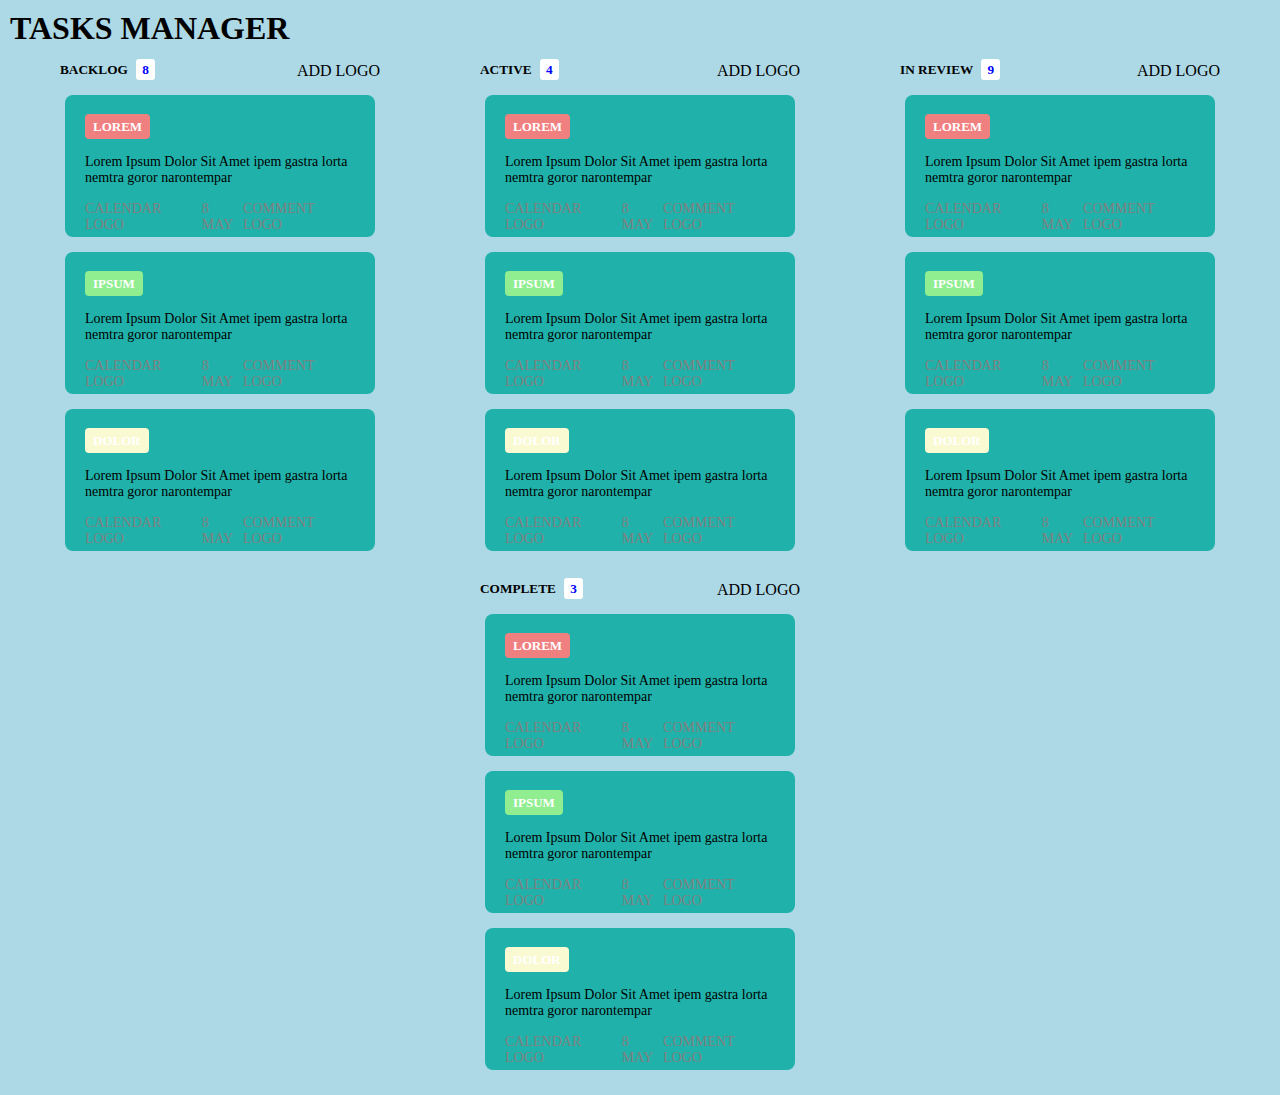
<file: index.html>
<!DOCTYPE html>
<html lang="en">
<head>
    <meta charset="UTF-8">
    <meta name="viewport" content="width=device-width, initial-scale=1.0">
    <title>TASKS MANAGER</title>

    <link rel="stylesheet" href="./styles.css">

</head><body>

    <h1>TASKS MANAGER</h1>

    <div class="container">

        <!-- COLUMN 1 COLUMN 1 COLUMN 1 COLUMN 1 COLUMN 1 -->
        <div class="box-column">

            <div class="box-header">
                <h5>BACKLOG <span class="num">8</span></h5>
                <li>ADD LOGO</li>
            </div>

            <div class="box">
                <span class="tag" id="red">LOREM</span>
                <p>Lorem Ipsum Dolor Sit Amet ipem gastra lorta nemtra goror narontempar</p>

                <div class="box-footer">
                    <div class="date">
                        <li>CALENDAR LOGO</li>
                        <span>8 MAY</span>
                    </div>

                    <li class="comment">COMMENT LOGO</li>
                </div>

            </div>

            <div class="box">
                <span class="tag" id="green">IPSUM</span>
                <p>Lorem Ipsum Dolor Sit Amet ipem gastra lorta nemtra goror narontempar</p>

                <div class="box-footer">
                    <div class="date">
                        <li>CALENDAR LOGO</li>
                        <span>8 MAY</span>
                    </div>

                    <li class="comment">COMMENT LOGO</li>
                </div>

            </div>

            <div class="box">
                <span class="tag" id="yellow">DOLOR</span>
                <p>Lorem Ipsum Dolor Sit Amet ipem gastra lorta nemtra goror narontempar</p>

                <div class="box-footer">
                    <div class="date">
                        <li>CALENDAR LOGO</li>
                        <span>8 MAY</span>
                    </div>

                    <li class="comment">COMMENT LOGO</li>
                </div>

            </div>

        </div>

        <!-- COLUMN 2 COLUMN 2 COLUMN 2 COLUMN 2 COLUMN 2 -->
        <div class="box-column">

            <div class="box-header">
                <h5>ACTIVE <span class="num">4</span></h5>
                <li>ADD LOGO</li>
            </div>

            <div class="box">
                <span class="tag" id="red">LOREM</span>
                <p>Lorem Ipsum Dolor Sit Amet ipem gastra lorta nemtra goror narontempar</p>

                <div class="box-footer">
                    <div class="date">
                        <li>CALENDAR LOGO</li>
                        <span>8 MAY</span>
                    </div>

                    <li class="comment">COMMENT LOGO</li>
                </div>

            </div>

            <div class="box">
                <span class="tag" id="green">IPSUM</span>
                <p>Lorem Ipsum Dolor Sit Amet ipem gastra lorta nemtra goror narontempar</p>

                <div class="box-footer">
                    <div class="date">
                        <li>CALENDAR LOGO</li>
                        <span>8 MAY</span>
                    </div>

                    <li class="comment">COMMENT LOGO</li>
                </div>

            </div>

            <div class="box">
                <span class="tag" id="yellow">DOLOR</span>
                <p>Lorem Ipsum Dolor Sit Amet ipem gastra lorta nemtra goror narontempar</p>

                <div class="box-footer">
                    <div class="date">
                        <li>CALENDAR LOGO</li>
                        <span>8 MAY</span>
                    </div>

                    <li class="comment">COMMENT LOGO</li>
                </div>

            </div>

        </div>

        <!-- COLUMN 3 COLUMN 3 COLUMN 3 COLUMN 3 COLUMN 3 -->
        <div class="box-column">

            <div class="box-header">
                <h5>IN REVIEW <span class="num">9</span></h5>
                <li>ADD LOGO</li>
            </div>

            <div class="box">
                <span class="tag" id="red">LOREM</span>
                <p>Lorem Ipsum Dolor Sit Amet ipem gastra lorta nemtra goror narontempar</p>

                <div class="box-footer">
                    <div class="date">
                        <li>CALENDAR LOGO</li>
                        <span>8 MAY</span>
                    </div>

                    <li class="comment">COMMENT LOGO</li>
                </div>

            </div>

            <div class="box">
                <span class="tag" id="green">IPSUM</span>
                <p>Lorem Ipsum Dolor Sit Amet ipem gastra lorta nemtra goror narontempar</p>

                <div class="box-footer">
                    <div class="date">
                        <li>CALENDAR LOGO</li>
                        <span>8 MAY</span>
                    </div>

                    <li class="comment">COMMENT LOGO</li>
                </div>

            </div>

            <div class="box">
                <span class="tag" id="yellow">DOLOR</span>
                <p>Lorem Ipsum Dolor Sit Amet ipem gastra lorta nemtra goror narontempar</p>

                <div class="box-footer">
                    <div class="date">
                        <li>CALENDAR LOGO</li>
                        <span>8 MAY</span>
                    </div>

                    <li class="comment">COMMENT LOGO</li>
                </div>

            </div>

        </div>

        <!-- COLUMN 4 COLUMN 4 COLUMN 4 COLUMN 4 COLUMN 4 -->
        <div class="box-column">

            <div class="box-header">
                <h5>COMPLETE <span class="num">3</span></h5>
                <li>ADD LOGO</li>
            </div>

            <div class="box">
                <span class="tag" id="red">LOREM</span>
                <p>Lorem Ipsum Dolor Sit Amet ipem gastra lorta nemtra goror narontempar</p>

                <div class="box-footer">
                    <div class="date">
                        <li>CALENDAR LOGO</li>
                        <span>8 MAY</span>
                    </div>

                    <li class="comment">COMMENT LOGO</li>
                </div>

            </div>

            <div class="box">
                <span class="tag" id="green">IPSUM</span>
                <p>Lorem Ipsum Dolor Sit Amet ipem gastra lorta nemtra goror narontempar</p>

                <div class="box-footer">
                    <div class="date">
                        <li>CALENDAR LOGO</li>
                        <span>8 MAY</span>
                    </div>

                    <li class="comment">COMMENT LOGO</li>
                </div>

            </div>

            <div class="box">
                <span class="tag" id="yellow">DOLOR</span>
                <p>Lorem Ipsum Dolor Sit Amet ipem gastra lorta nemtra goror narontempar</p>

                <div class="box-footer">
                    <div class="date">
                        <li>CALENDAR LOGO</li>
                        <span>8 MAY</span>
                    </div>

                    <li class="comment">COMMENT LOGO</li>
                </div>

            </div>

        </div>

    </div>

</body></html>
</file>
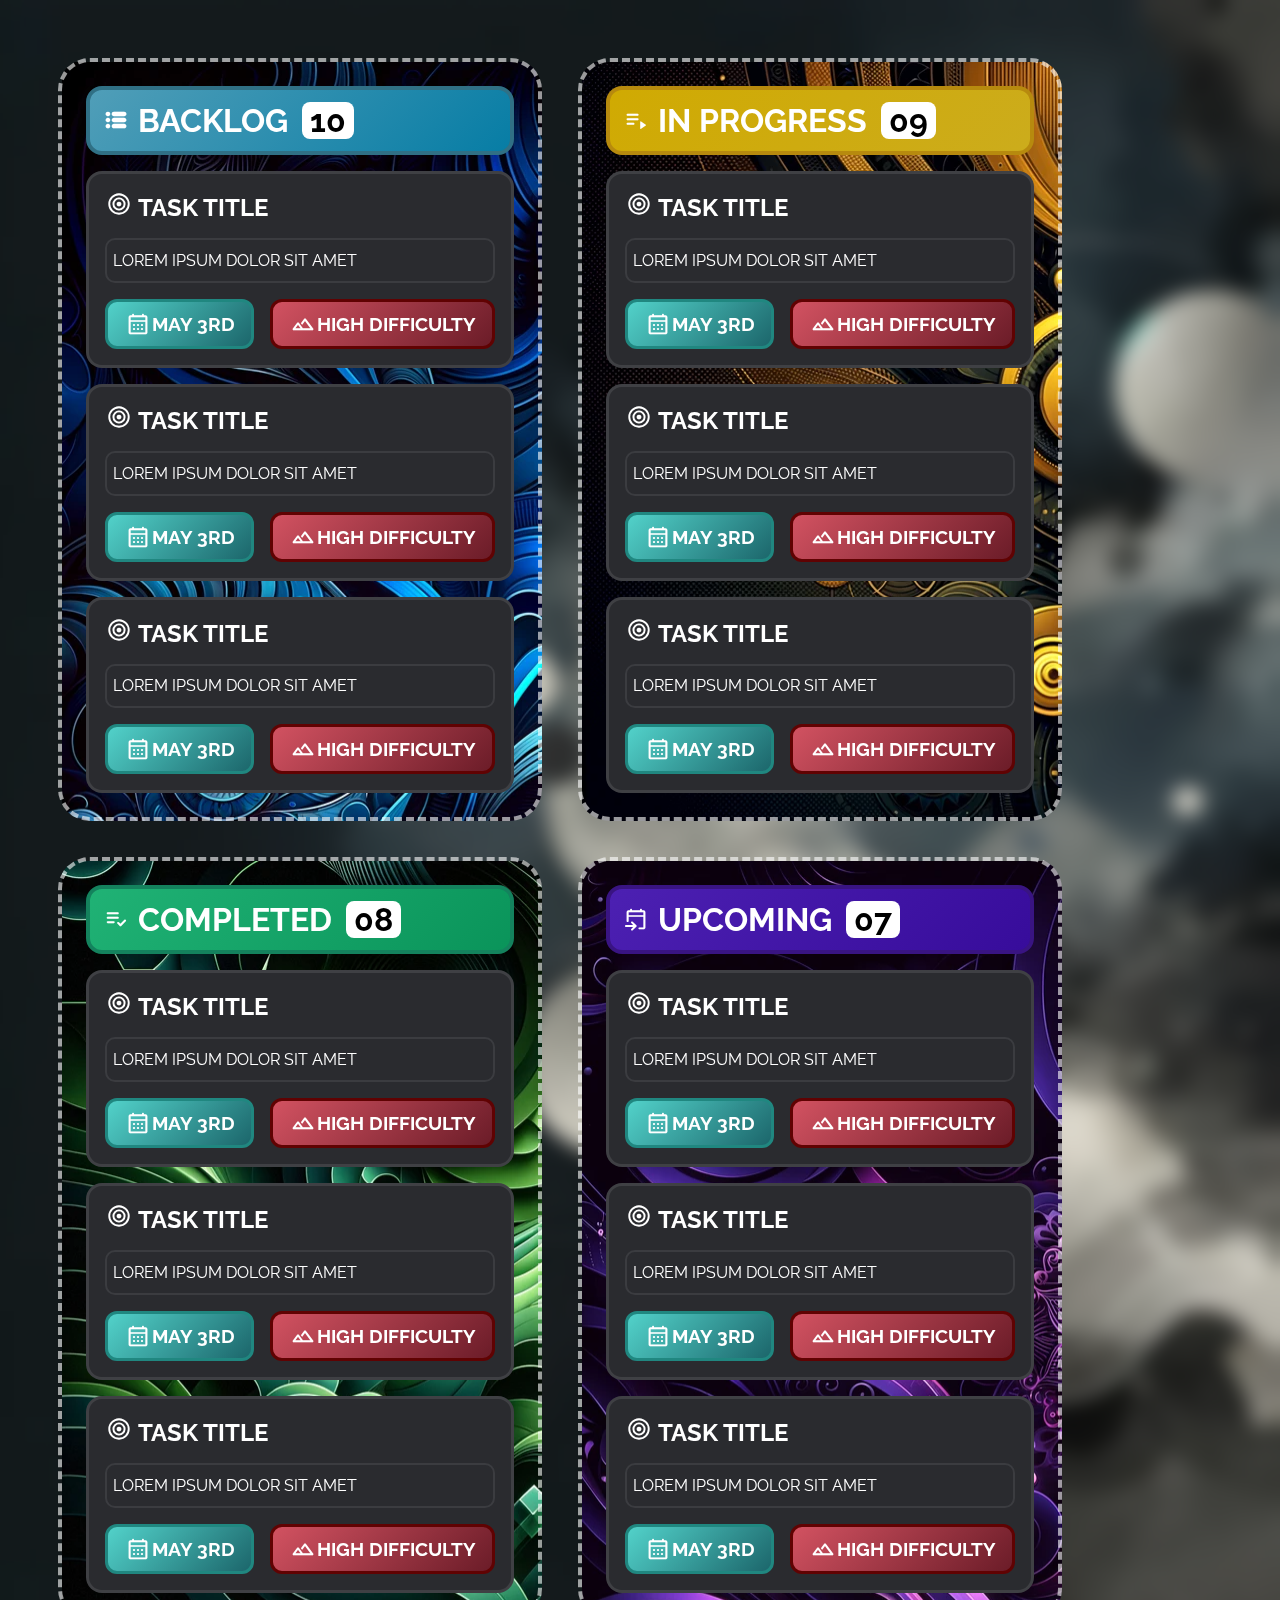
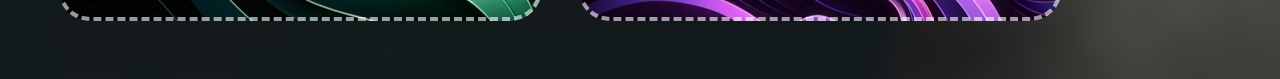
<file: central.html>
<!DOCTYPE html>
<html lang="en">
<head>
    <meta charset="UTF-8">
    <meta name="viewport" content="width=device-width, initial-scale=1.0">
    <title>TASKS MANAGER</title>

    <link rel="stylesheet" href="styling.css">

    <link rel="preconnect" href="https://fonts.googleapis.com">
    <link rel="preconnect" href="https://fonts.gstatic.com" crossorigin>
    <link href="https://fonts.googleapis.com/css2?family=Raleway:ital,wght@0,400;0,600;0,800;1,500&display=swap" rel="stylesheet">

    <link rel="stylesheet" href="https://fonts.googleapis.com/css2?family=Material+Symbols+Rounded:opsz,wght,FILL,GRAD@40,300,0,0" />
    <link rel="stylesheet" href="https://fonts.googleapis.com/css2?family=Material+Symbols+Rounded:opsz,wght,FILL,GRAD@40,300,0,0" />
    <link rel="stylesheet" href="https://fonts.googleapis.com/css2?family=Material+Symbols+Rounded:opsz,wght,FILL,GRAD@40,300,0,0" />
    <link rel="stylesheet" href="https://fonts.googleapis.com/css2?family=Material+Symbols+Rounded:opsz,wght,FILL,GRAD@40,300,0,0" />
    <link rel="stylesheet" href="https://fonts.googleapis.com/css2?family=Material+Symbols+Rounded:opsz,wght,FILL,GRAD@40,300,0,0" />
    <link rel="stylesheet" href="https://fonts.googleapis.com/css2?family=Material+Symbols+Rounded:opsz,wght,FILL,GRAD@40,300,0,0" />
    <link rel="stylesheet" href="https://fonts.googleapis.com/css2?family=Material+Symbols+Rounded:opsz,wght,FILL,GRAD@40,300,0,0" />
    <link rel="stylesheet" href="https://fonts.googleapis.com/css2?family=Material+Symbols+Rounded:opsz,wght,FILL,GRAD@40,300,0,0" />
    
</head>
<body>

    <div class="heart">

        <div class="chamber backloged-tasks">

            <div class="header">
                <h1>
                    <span class="material-symbols-rounded">lists</span>
                    BACKLOG 
                    <span class="magnitude">10</span>
                </h1> 
            </div>

            <ul class="tasks-list">

                <li>
                    <article class="task-card">

                        <h2 class="task-title">
                            <span class="material-symbols-rounded">target</span>
                            TASK TITLE 
                            <span class="edit-option material-symbols-rounded">edit</span>
                        </h2>

                        <p class="task-description">
                            LOREM IPSUM DOLOR SIT AMET 
                            <span class="edit-option material-symbols-rounded">edit</span>
                        </p>

                        <div class="additional-information">
                            <h3 class="deadline"> 
                                <span class="material-symbols-rounded">calendar_month</span> 
                                MAY 3RD
                            </h3>
                            <h3 class="difficulty">
                                <span class="material-symbols-rounded">landscape</span>
                                HIGH DIFFICULTY
                            </h3>
                        </div>

                    </article>
                </li>

                <li>
                    <article class="task-card">

                        <h2 class="task-title">
                            <span class="material-symbols-rounded">target</span>
                            TASK TITLE 
                            <span class="edit-option material-symbols-rounded">edit</span>
                        </h2>

                        <p class="task-description">
                            LOREM IPSUM DOLOR SIT AMET 
                            <span class="edit-option material-symbols-rounded">edit</span>
                        </p>

                        <div class="additional-information">
                            <h3 class="deadline"> 
                                <span class="material-symbols-rounded">calendar_month</span> 
                                MAY 3RD
                            </h3>
                            <h3 class="difficulty">
                                <span class="material-symbols-rounded">landscape</span>
                                HIGH DIFFICULTY
                            </h3>
                        </div>

                    </article>
                </li>

                <li>
                    <article class="task-card">

                        <h2 class="task-title">
                            <span class="material-symbols-rounded">target</span>
                            TASK TITLE 
                            <span class="edit-option material-symbols-rounded">edit</span>
                        </h2>

                        <p class="task-description">
                            LOREM IPSUM DOLOR SIT AMET 
                            <span class="edit-option material-symbols-rounded">edit</span>
                        </p>

                        <div class="additional-information">
                            <h3 class="deadline"> 
                                <span class="material-symbols-rounded">calendar_month</span> 
                                MAY 3RD
                            </h3>
                            <h3 class="difficulty">
                                <span class="material-symbols-rounded">landscape</span>
                                HIGH DIFFICULTY
                            </h3>
                        </div>

                    </article>
                </li>

            </ul>

        </div>

        <div class="chamber active-tasks">

            <div class="header">
                <h1>
                    <span class="material-symbols-rounded">playlist_play</span>
                    IN PROGRESS 
                    <span class="magnitude">09</span>
                </h1> 
            </div>

            <ul class="tasks-list">

                <li>
                    <article class="task-card">

                        <h2 class="task-title">
                            <span class="material-symbols-rounded">target</span>
                            TASK TITLE 
                            <span class="edit-option material-symbols-rounded">edit</span>
                        </h2>

                        <p class="task-description">
                            LOREM IPSUM DOLOR SIT AMET 
                            <span class="edit-option material-symbols-rounded">edit</span>
                        </p>

                        <div class="additional-information">
                            <h3 class="deadline"> 
                                <span class="material-symbols-rounded">calendar_month</span> 
                                MAY 3RD
                            </h3>
                            <h3 class="difficulty">
                                <span class="material-symbols-rounded">landscape</span>
                                HIGH DIFFICULTY
                            </h3>
                        </div>

                    </article>
                </li>

                <li>
                    <article class="task-card">

                        <h2 class="task-title">
                            <span class="material-symbols-rounded">target</span>
                            TASK TITLE 
                            <span class="edit-option material-symbols-rounded">edit</span>
                        </h2>

                        <p class="task-description">
                            LOREM IPSUM DOLOR SIT AMET 
                            <span class="edit-option material-symbols-rounded">edit</span>
                        </p>

                        <div class="additional-information">
                            <h3 class="deadline"> 
                                <span class="material-symbols-rounded">calendar_month</span> 
                                MAY 3RD
                            </h3>
                            <h3 class="difficulty">
                                <span class="material-symbols-rounded">landscape</span>
                                HIGH DIFFICULTY
                            </h3>
                        </div>

                    </article>
                </li>

                <li>
                    <article class="task-card">

                        <h2 class="task-title">
                            <span class="material-symbols-rounded">target</span>
                            TASK TITLE 
                            <span class="edit-option material-symbols-rounded">edit</span>
                        </h2>

                        <p class="task-description">
                            LOREM IPSUM DOLOR SIT AMET 
                            <span class="edit-option material-symbols-rounded">edit</span>
                        </p>

                        <div class="additional-information">
                            <h3 class="deadline"> 
                                <span class="material-symbols-rounded">calendar_month</span> 
                                MAY 3RD
                            </h3>
                            <h3 class="difficulty">
                                <span class="material-symbols-rounded">landscape</span>
                                HIGH DIFFICULTY
                            </h3>
                        </div>

                    </article>
                </li>

            </ul>

        </div>

        <div class="chamber completed-tasks">

            <div class="header">
                <h1>
                    <span class="material-symbols-rounded">playlist_add_check</span>
                    COMPLETED 
                    <span class="magnitude">08</span>
                </h1> 
            </div>

            <ul class="tasks-list">

                <li>
                    <article class="task-card">

                        <h2 class="task-title">
                            <span class="material-symbols-rounded">target</span>
                            TASK TITLE 
                            <span class="edit-option material-symbols-rounded">edit</span>
                        </h2>

                        <p class="task-description">
                            LOREM IPSUM DOLOR SIT AMET 
                            <span class="edit-option material-symbols-rounded">edit</span>
                        </p>

                        <div class="additional-information">
                            <h3 class="deadline"> 
                                <span class="material-symbols-rounded">calendar_month</span> 
                                MAY 3RD
                            </h3>
                            <h3 class="difficulty">
                                <span class="material-symbols-rounded">landscape</span>
                                HIGH DIFFICULTY
                            </h3>
                        </div>

                    </article>
                </li>

                <li>
                    <article class="task-card">

                        <h2 class="task-title">
                            <span class="material-symbols-rounded">target</span>
                            TASK TITLE 
                            <span class="edit-option material-symbols-rounded">edit</span>
                        </h2>

                        <p class="task-description">
                            LOREM IPSUM DOLOR SIT AMET 
                            <span class="edit-option material-symbols-rounded">edit</span>
                        </p>

                        <div class="additional-information">
                            <h3 class="deadline"> 
                                <span class="material-symbols-rounded">calendar_month</span> 
                                MAY 3RD
                            </h3>
                            <h3 class="difficulty">
                                <span class="material-symbols-rounded">landscape</span>
                                HIGH DIFFICULTY
                            </h3>
                        </div>

                    </article>
                </li>

                <li>
                    <article class="task-card">

                        <h2 class="task-title">
                            <span class="material-symbols-rounded">target</span>
                            TASK TITLE 
                            <span class="edit-option material-symbols-rounded">edit</span>
                        </h2>

                        <p class="task-description">
                            LOREM IPSUM DOLOR SIT AMET 
                            <span class="edit-option material-symbols-rounded">edit</span>
                        </p>

                        <div class="additional-information">
                            <h3 class="deadline"> 
                                <span class="material-symbols-rounded">calendar_month</span> 
                                MAY 3RD
                            </h3>
                            <h3 class="difficulty">
                                <span class="material-symbols-rounded">landscape</span>
                                HIGH DIFFICULTY
                            </h3>
                        </div>

                    </article>
                </li>

            </ul>

        </div>

        <div class="chamber upcoming-tasks">

            <div class="header">
                <h1>
                    <span class="material-symbols-rounded">event_upcoming</span>
                    UPCOMING 
                    <span class="magnitude">07</span>
                </h1>
            </div>

            <ul class="tasks-list">

                <li>
                    <article class="task-card">

                        <h2 class="task-title">
                            <span class="material-symbols-rounded">target</span>
                            TASK TITLE 
                            <span class="edit-option material-symbols-rounded">edit</span>
                        </h2>

                        <p class="task-description">
                            LOREM IPSUM DOLOR SIT AMET 
                            <span class="edit-option material-symbols-rounded">edit</span>
                        </p>

                        <div class="additional-information">
                            <h3 class="deadline"> 
                                <span class="material-symbols-rounded">calendar_month</span> 
                                MAY 3RD
                            </h3>
                            <h3 class="difficulty">
                                <span class="material-symbols-rounded">landscape</span>
                                HIGH DIFFICULTY
                            </h3>
                        </div>

                    </article>
                </li>

                <li>
                    <article class="task-card">

                        <h2 class="task-title">
                            <span class="material-symbols-rounded">target</span>
                            TASK TITLE 
                            <span class="edit-option material-symbols-rounded">edit</span>
                        </h2>

                        <p class="task-description">
                            LOREM IPSUM DOLOR SIT AMET 
                            <span class="edit-option material-symbols-rounded">edit</span>
                        </p>

                        <div class="additional-information">
                            <h3 class="deadline"> 
                                <span class="material-symbols-rounded">calendar_month</span> 
                                MAY 3RD
                            </h3>
                            <h3 class="difficulty">
                                <span class="material-symbols-rounded">landscape</span>
                                HIGH DIFFICULTY
                            </h3>
                        </div>

                    </article>
                </li>

                <li>
                    <article class="task-card">

                        <h2 class="task-title">
                            <span class="material-symbols-rounded">target</span>
                            TASK TITLE 
                            <span class="edit-option material-symbols-rounded">edit</span>
                        </h2>

                        <p class="task-description">
                            LOREM IPSUM DOLOR SIT AMET 
                            <span class="edit-option material-symbols-rounded">edit</span>
                        </p>

                        <div class="additional-information">
                            <h3 class="deadline"> 
                                <span class="material-symbols-rounded">calendar_month</span> 
                                MAY 3RD
                            </h3>
                            <h3 class="difficulty">
                                <span class="material-symbols-rounded">landscape</span>
                                HIGH DIFFICULTY
                            </h3>
                        </div>

                    </article>
                </li>

            </ul>

        </div>

    </div>

</body>
</html>
</file>
<file: styles.css>
* {
  margin: 0;
  padding: 0;
  box-sizing: border-box;
  font-family: "sans-serif";
}

body {
  background-color: lightblue;
  padding: 10px;
}

body h2 {
  margin: 20px 0 8px 30px;
  color: black;
}

.container {
  display: flex;
  justify-content: space-around;
  flex-wrap: wrap;
}

.box-column {
  margin-top: 15px;
  width: 320px;
}

.box-header {
  display: flex;
  justify-content: space-between;
  list-style: none;
  margin-bottom: 10px;
}

.box-header span {
  margin-left: 5px;
  background-color: white;
  padding: 3px 6px;
  border-radius: 3px;
  color: blue;
}

.box-header i {
  margin-right: 5px;
  color: white;
  cursor: pointer;
}

.box {
  background-color: lightseagreen;

  border-radius: 8px;
  height: 142px;

  cursor: pointer;

  margin: 15px 5px;
  padding: 7px 20px;

  transition: all 0.2s ease;
}

.box:hover {
  transform: translateY(-3px);
  box-shadow: 5px 5px 10px rgba(0, 0, 0, 0.23);
}

.box p {
  margin: 2px 0 15px;

  font-size: 14px;
  font-weight: 400;
}

.tag {
  padding: 5px 8px;

  font-size: 13px;
  font-weight: bold;

  background-color: black;
  color: white;

  line-height: 50px;

  border-radius: 4px;
}

#red {
  background-color: lightcoral;
}

#green {
  background-color: lightgreen;
}

#yellow {
  background-color: lightgoldenrodyellow;
}

.box-footer {
  display: flex;
  justify-content: space-between;
  align-items: center;

  list-style: none;

  margin-top: 10px;

  font-size: 14px;

  color: grey;
}

.comment {
  display: flex;
  align-items: center;
}

.box-footer i {
  margin-right: 5px;
}

.date {
  display: flex;
}
</file>
<file: styling.css>
* {
  margin: 0;
  padding: 0;

  font-family: "Raleway", sans-serif;

  list-style: none;

  color: white;
}

body {
  background: url(./assets/central_background.png);
  background-size: cover;
  background-repeat: no-repeat;
  backdrop-filter: blur(10px);

  padding: 10px;
}

.heart {
  display: flex;
  flex-direction: row;
  flex-wrap: wrap;

  gap: 0.25rem;

  margin: 2rem;
}

.chamber {
  margin: 1rem;

  background-color: #1d1e24;

  padding: 1.5rem;
  border-radius: 2rem;
  border: 0.3rem dashed rgba(255, 255, 255, 0.6);
}

.tasks-list {
  display: flex;
  flex-direction: column;
  gap: 1rem;
}

.header .magnitude {
  margin-left: 0.4rem;
  background-color: white;
  border-radius: 0.5rem;
  padding-left: 0.5rem;
  padding-right: 0.5rem;
  color: black;
  width: 1rem;

  font-size: auto;
}

.tasks-list li article {
  display: flex;
  flex-direction: column;
  gap: 1rem;

  background-color: #2a2b2f;
  padding: 1rem;
  border-radius: 1rem;
  border: 0.2rem solid rgba(255, 255, 255, 0.1);

  transition: all 0.2s ease;
}

.tasks-list li article:hover {
  box-shadow: 10px 10px 20px 0px rgba(255, 255, 255, 0.3);
  transform: translateY(-0.25rem) translateX(-0.25rem);
}

.edit-option {
  opacity: 0;

  transition: all 0.4s ease;
}

.edit-option:hover {
  opacity: 100%;

  width: 10px;
  height: 10px;
}

.additional-information {
  display: flex;
  flex-direction: row;
  gap: 1rem;
}

.additional-information .deadline {
  display: flex;
  justify-content: center;
  align-items: center;

  background: linear-gradient(135deg, rgb(82, 210, 202), rgb(28, 102, 107));
  border-radius: 0.75rem;
  border: 0.2rem solid rgb(32, 135, 128);

  padding: 0.5rem;
  padding-left: 1rem;
  padding-right: 1rem;
}

.additional-information .difficulty {
  display: flex;
  justify-content: center;
  align-items: center;

  background: linear-gradient(135deg, rgb(210, 82, 97), rgb(107, 28, 40));

  border: 0.2rem solid rgb(96, 2, 2);
  padding: 0.5rem;
  padding-left: 1rem;
  padding-right: 1rem;
  border-radius: 0.75rem;
}

.tasks-title {
  font-size: 1rem;
}

.task-description {
  display: flex;
  justify-content: flex-start;
  align-items: center;
  flex-direction: row;

  padding: 0.4rem;

  border-radius: 10px;
  border: 2px solid #3b3c40;
}

.backloged-tasks {
  background: url(./assets/backlog_list_background.png);
  background-size: fill;
  background-repeat: no-repeat;
  backdrop-filter: blur(4rem) opacity(40%);
}

.active-tasks {
  background: url(./assets/active_tasks_background.png);
  background-size: fill;
  background-repeat: no-repeat;
  backdrop-filter: blur(4rem) opacity(40%);
}

.completed-tasks {
  background: url(./assets/completed_tasks_background.png);
  background-size: fill;
  background-repeat: no-repeat;
  backdrop-filter: blur(4rem) opacity(40%);
}

.upcoming-tasks {
  background: url(./assets/upcoming_tasks_background.png);
  background-size: fill;
  background-repeat: no-repeat;
  backdrop-filter: blur(4rem) opacity(40%);
}

.backloged-tasks .header {
  margin-bottom: 1rem;
  background: linear-gradient(135deg, rgb(80, 158, 184), rgb(7, 125, 165));
  border: 0.3rem solid rgb(48, 112, 133);
  border-radius: 1rem;
  padding: 0.75rem;
}

.active-tasks .header {
  margin-bottom: 1rem;
  background: linear-gradient(135deg, rgb(208, 170, 2), rgb(204, 172, 28));
  border: 0.3rem solid rgb(183, 138, 14);
  border-radius: 1rem;
  padding: 0.75rem;
}

.completed-tasks .header {
  margin-bottom: 1rem;
  background: linear-gradient(135deg, rgb(32, 178, 117), rgb(10, 148, 90));
  border: 0.3rem solid rgb(20, 130, 93);
  border-radius: 1rem;
  padding: 0.75rem;
}

.upcoming-tasks .header {
  margin-bottom: 1rem;
  background: linear-gradient(135deg, rgb(76, 32, 178), rgb(55, 12, 155));
  border: 0.3rem solid rgb(57, 20, 130);
  border-radius: 1rem;
  padding: 0.75rem;
}

.material-symbols-rounded {
  font-variation-settings: "FILL" 0, "wght" 600, "GRAD" 2, "opsz" 60;
  font-size: 50px; /* Adjust the size as needed */
  margin: 2px;
}
</file>
